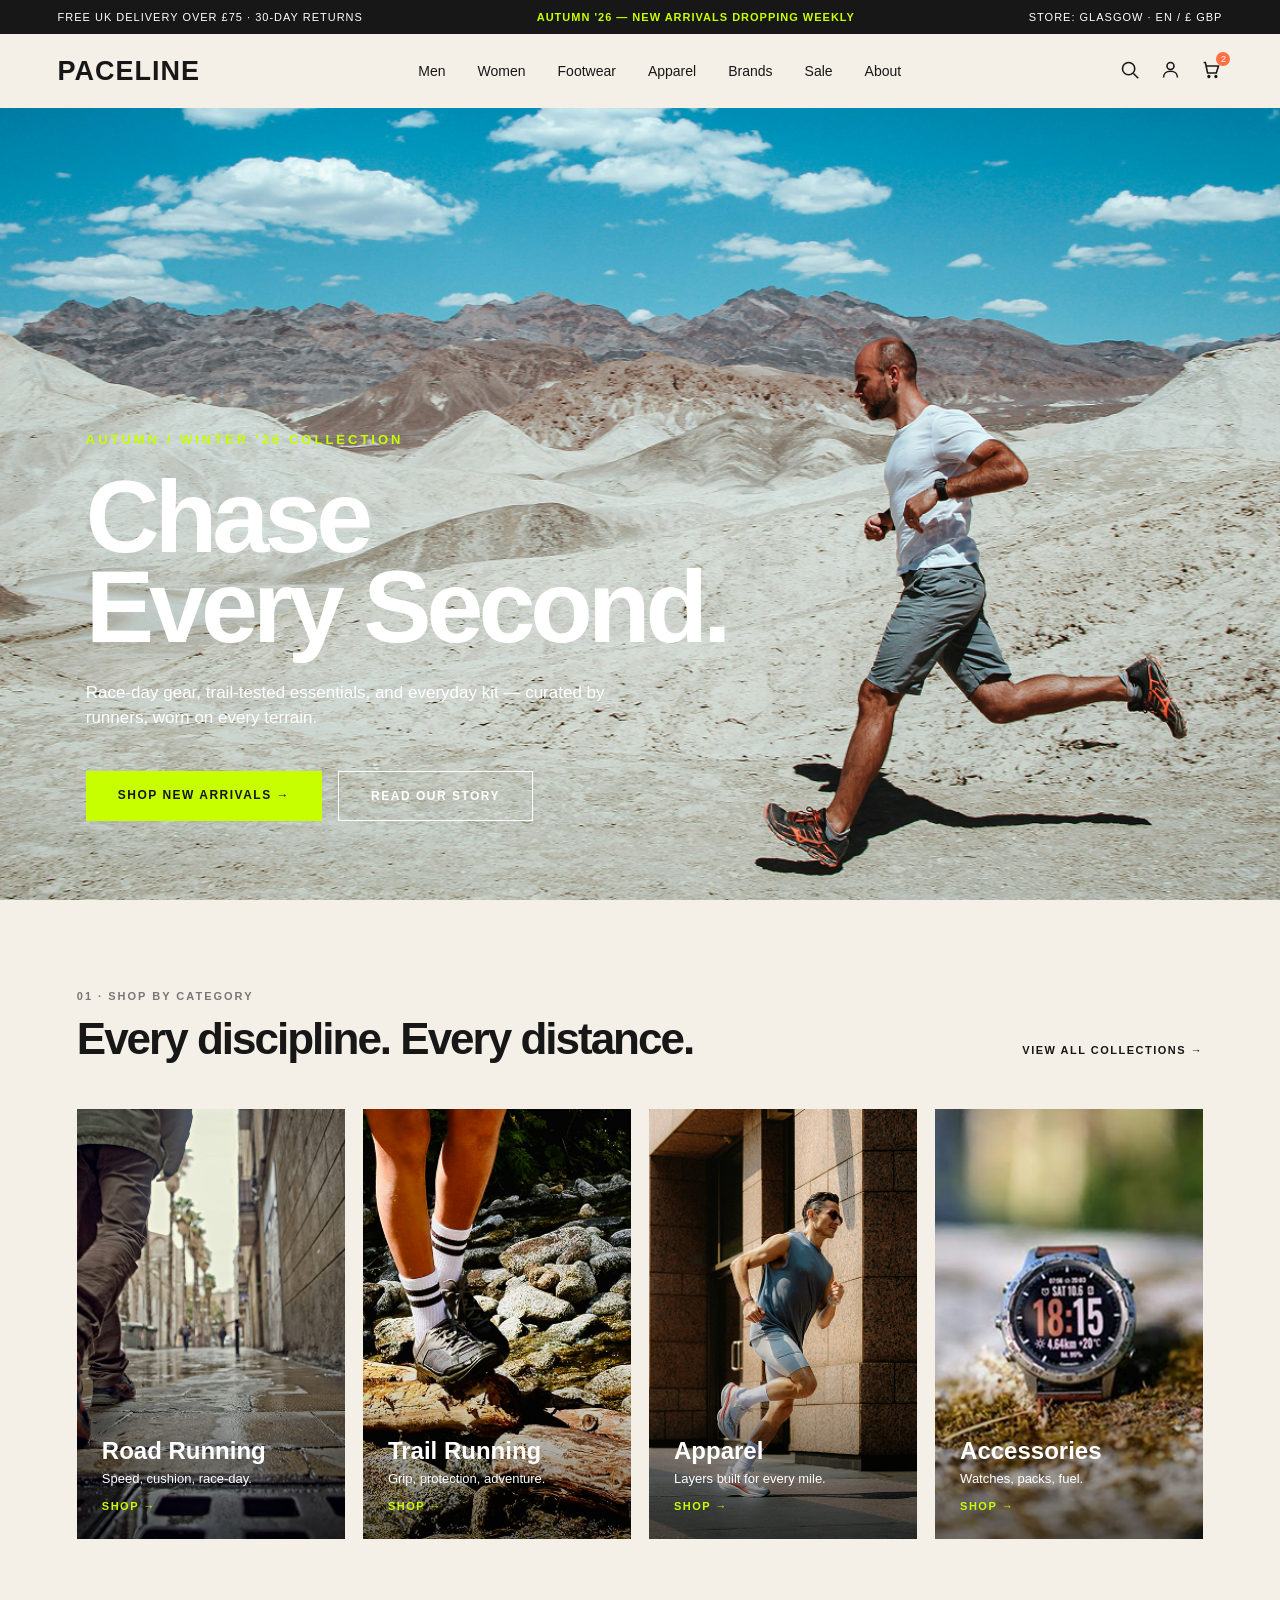
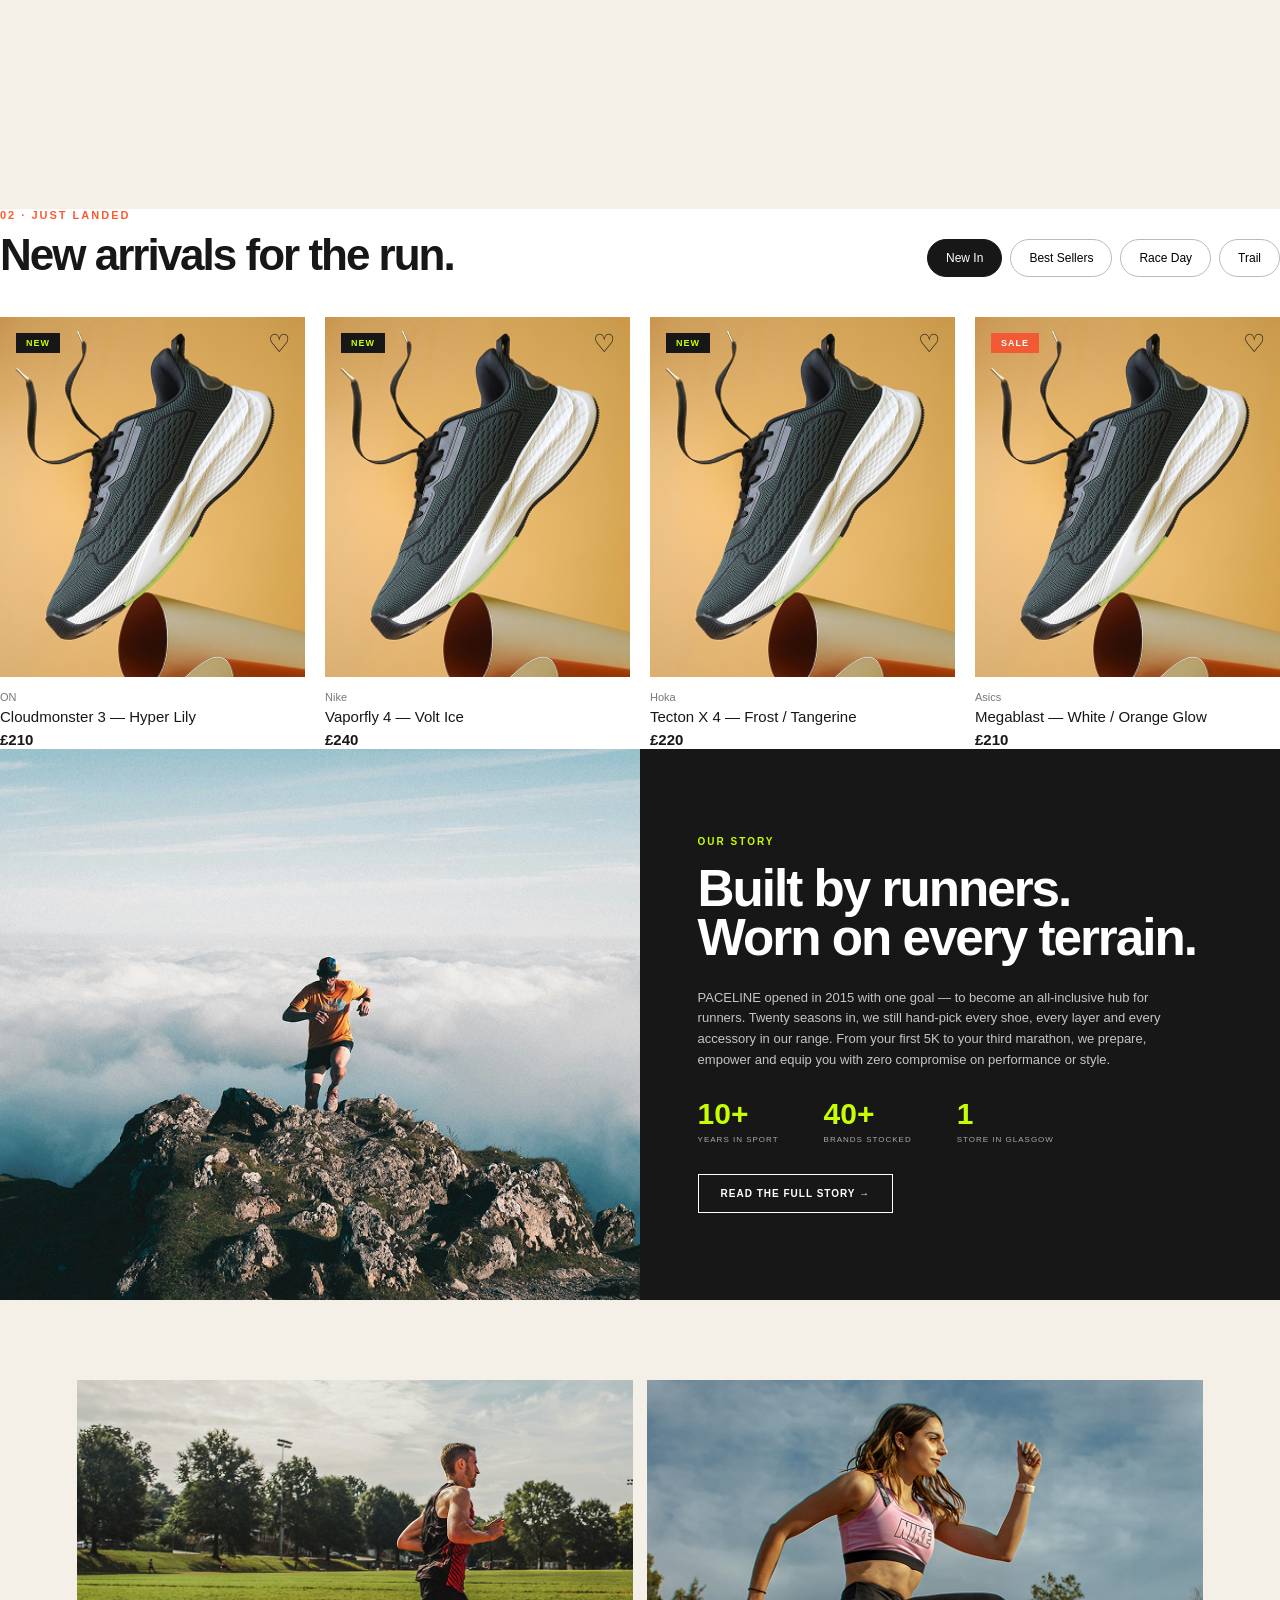
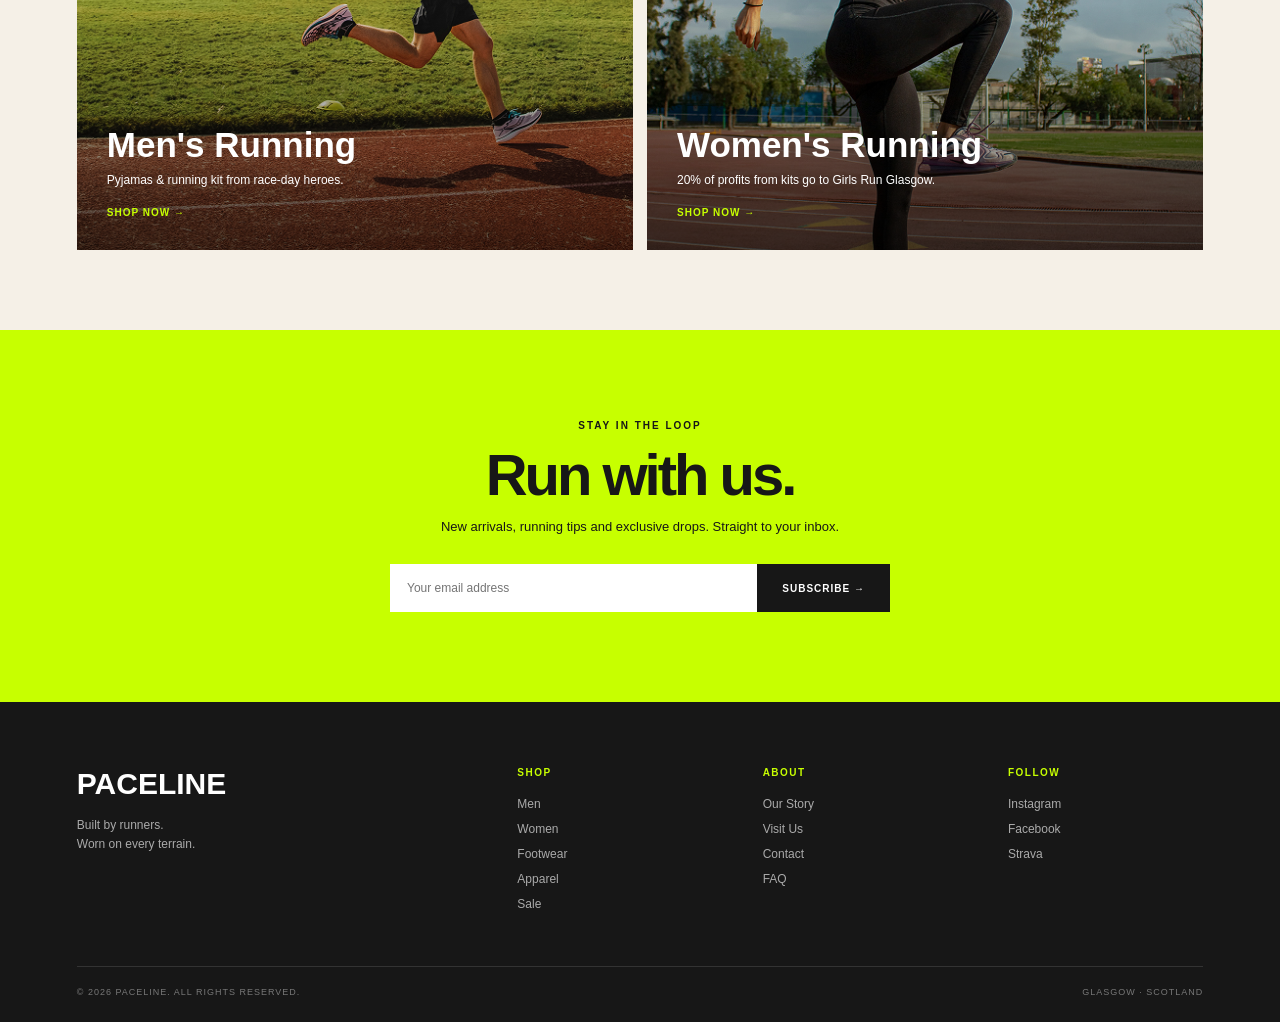
<file: index.html>
<!DOCTYPE html>
<html lang="en">
<head>
    <meta charset="UTF-8">
    <meta name="viewport" content="width=device-width, initial-scale=1.0">
    <title>PACELINE</title>
    <link rel="stylesheet" href="css/style.css">
</head>

<body>

    <!-- Top announcement bar -->
    <div class="top-bar">
        <p>FREE UK DELIVERY OVER £75 · 30-DAY RETURNS</p>
        <p class="highlight">AUTUMN '26 — NEW ARRIVALS DROPPING WEEKLY</p>
        <p>STORE: GLASGOW · EN / £ GBP</p>
    </div>

    <!-- Navigation -->
    <header class="navbar">

        <a href="index.html" class="logo">PACELINE</a>

        <nav class="nav-links">
            <a href="#">Men</a>
            <a href="#">Women</a>
            <a href="#">Footwear</a>
            <a href="#">Apparel</a>
            <a href="#">Brands</a>
            <a href="#">Sale</a>
            <a href="about.html">About</a>
        </nav>

        <div class="nav-icons">

    <button id="searchBtn" aria-label="Search">
        <svg viewBox="0 0 24 24">
            <circle cx="11" cy="11" r="7"></circle>
            <line x1="16.5" y1="16.5" x2="22" y2="22"></line>
        </svg>
    </button>

    <button id="accountBtn" aria-label="Account">
        <svg viewBox="0 0 24 24">
            <circle cx="12" cy="8" r="4"></circle>
            <path d="M4 21c0-4.5 3.5-7 8-7s8 2.5 8 7"></path>
        </svg>
    </button>

    <button id="cartBtn" class="cart" aria-label="Shopping cart">
        <svg viewBox="0 0 24 24">
            <path d="M3 4h2l2.5 12h10L20 8H6"></path>
            <circle cx="9" cy="20" r="1"></circle>
            <circle cx="17" cy="20" r="1"></circle>
        </svg>
        <span>2</span>
    </button>

</div>
    </header>
<!-- Hero Section -->
<section class="hero">

    <img src="assets/home/image1.png" alt="Paceline running collection">

    <div class="hero-content">
    <p class="hero-small">AUTUMN / WINTER '26 COLLECTION</p>

    <h1>Chase<br>Every Second.</h1>

    <p class="hero-description">
        Race-day gear, trail-tested essentials, and everyday kit —
        curated by runners, worn on every terrain.
    </p>

    <div class="hero-buttons">
        <a href="#arrivals" class="hero-button">SHOP NEW ARRIVALS →</a>
<a href="about.html" class="hero-story-button">READ OUR STORY</a>
    </div>
</div>

</section>
    <script src="js/script.js"></script>
   <!-- Shop by Category -->
<section class="categories">

    <div class="section-heading">
        <div>
            <p>01 · SHOP BY CATEGORY</p>
            <h2>Every discipline. Every distance.</h2>
        </div>

        <a href="#arrivals" class="view-all">VIEW ALL COLLECTIONS →</a>
    </div>

    <div class="category-grid">

        <a href="#" class="category-card">
            <img src="assets/home/category/image1.png" alt="Road running">
            <div class="category-info">
                <h3>Road Running</h3>
                <p>Speed, cushion, race-day.</p>
                <strong>SHOP →</strong>
            </div>
        </a>

        <a href="#" class="category-card">
            <img src="assets/home/category/image2.png" alt="Trail running">
            <div class="category-info">
                <h3>Trail Running</h3>
                <p>Grip, protection, adventure.</p>
                <strong>SHOP →</strong>
            </div>
        </a>

        <a href="#" class="category-card">
            <img src="assets/home/category/image3.png" alt="Apparel">
            <div class="category-info">
                <h3>Apparel</h3>
                <p>Layers built for every mile.</p>
                <strong>SHOP →</strong>
            </div>
        </a>

        <a href="#" class="category-card">
            <img src="assets/home/category/image4.png" alt="Running accessories">
            <div class="category-info">
                <h3>Accessories</h3>
                <p>Watches, packs, fuel.</p>
                <strong>SHOP →</strong>
            </div>
        </a>

    </div>

</section>
<!-- New Arrivals -->
<section class="arrivals" id="arrivals"></section>

    <div class="arrivals-heading">

        <div>
            <p>02 · JUST LANDED</p>
            <h2>New arrivals for the run.</h2>
        </div>

        <div class="filter-buttons">
            <button class="filter active" data-filter="new">New In</button>
            <button class="filter" data-filter="best">Best Sellers</button>
            <button class="filter" data-filter="race">Race Day</button>
            <button class="filter" data-filter="trail">Trail</button>
        </div>

    </div>

    <div class="product-grid">

        <article class="product-card" data-category="new">
            <div class="product-image">
                <span class="product-label">NEW</span>
                <button class="heart" aria-label="Add Cloudmonster 3 to favourites">♡</button>
                <img src="assets/home/arrivals/image.png"
                     alt="On Cloudmonster 3 running shoe">
            </div>

            <p class="brand">ON</p>
            <h3>Cloudmonster 3 — Hyper Lily</h3>
            <strong>£210</strong>
           
        </article>

        <article class="product-card" data-category="race">
            <div class="product-image">
                <span class="product-label">NEW</span>
                <button class="heart" aria-label="Add Vaporfly 4 to favourites">♡</button>
                <img src="assets/home/arrivals/image.png"
                     alt="Nike Vaporfly 4 running shoe">
            </div>

            <p class="brand">Nike</p>
            <h3>Vaporfly 4 — Volt Ice</h3>
            <strong>£240</strong>
            
        </article>

        <article class="product-card" data-category="trail">
            <div class="product-image">
                <span class="product-label">NEW</span>
                <button class="heart" aria-label="Add Tecton X 4 to favourites">♡</button>
                <img src="assets/home/arrivals/image.png"
                     alt="Hoka Tecton X 4 running shoe">
            </div>

            <p class="brand">Hoka</p>
            <h3>Tecton X 4 — Frost / Tangerine</h3>
            <strong>£220</strong>
            
        </article>

        <article class="product-card" data-category="best">
            <div class="product-image">
                <span class="product-label sale">SALE</span>
                <button class="heart" aria-label="Add Megablast to favourites">♡</button>
                <img src="assets/home/arrivals/image.png"
                     alt="Asics Megablast running shoe">
            </div>

            <p class="brand">Asics</p>
            <h3>Megablast — White / Orange Glow</h3>
            <strong>£210</strong>
        
        </article>

    </div>

</section>
<script src="js/script.js"></script>
<!-- Our Story -->
<section class="story">

    <div class="story-image">
        <img src="assets/home/story/image.png" alt="Runner standing on a mountain">
    </div>

    <div class="story-content">

        <p class="story-label">OUR STORY</p>

        <h2>Built by runners.<br>Worn on every terrain.</h2>

        <p class="story-text">
            PACELINE opened in 2015 with one goal — to become an all-inclusive
            hub for runners. Twenty seasons in, we still hand-pick every shoe,
            every layer and every accessory in our range. From your first 5K
            to your third marathon, we prepare, empower and equip you with
            zero compromise on performance or style.
        </p>

        <div class="story-stats">

            <div>
                <strong>10+</strong>
                <span>YEARS IN SPORT</span>
            </div>

            <div>
                <strong>40+</strong>
                <span>BRANDS STOCKED</span>
            </div>

            <div>
                <strong>1</strong>
                <span>STORE IN GLASGOW</span>
            </div>

        </div>

        <a href="about.html" class="story-button">
            READ THE FULL STORY →
        </a>

    </div>

</section>
<!-- Explore Running -->
<section class="explore">

    <a href="#" class="explore-card">
        <img src="assets/home/explore/image_male.png" alt="Man running on a track">

        <div class="explore-content">
            <h2>Men's Running</h2>
            <p>Pyjamas & running kit from race-day heroes.</p>
            <span>SHOP NOW →</span>
        </div>
    </a>

    <a href="#" class="explore-card">
        <img src="assets/home/explore/image_female.png" alt="Woman running on a track">

        <div class="explore-content">
            <h2>Women's Running</h2>
            <p>20% of profits from kits go to Girls Run Glasgow.</p>
            <span>SHOP NOW →</span>
        </div>
    </a>

</section>
<!-- Newsletter -->
<section class="newsletter">

    <div class="newsletter-content">
        <p>STAY IN THE LOOP</p>
        <h2>Run with us.</h2>
        <span>
            New arrivals, running tips and exclusive drops.
            Straight to your inbox.
        </span>

        <form class="newsletter-form">
            <input
                type="email"
                placeholder="Your email address"
                aria-label="Email address"
                required
            >

            <button type="submit">SUBSCRIBE →</button>
        </form>
    </div>

</section>

<!-- Footer -->
<footer class="footer">

    <div class="footer-top">

        <div class="footer-brand">
            <h2>PACELINE</h2>
            <p>
                Built by runners.<br>
                Worn on every terrain.
            </p>
        </div>

        <div class="footer-column">
            <h3>SHOP</h3>
            <a href="#">Men</a>
            <a href="#">Women</a>
            <a href="#">Footwear</a>
            <a href="#">Apparel</a>
            <a href="#">Sale</a>
        </div>

        <div class="footer-column">
            <h3>ABOUT</h3>
            <a href="about.html">Our Story</a>
            <a href="#">Visit Us</a>
            <a href="#">Contact</a>
            <a href="#">FAQ</a>
        </div>

        <div class="footer-column">
            <h3>FOLLOW</h3>
            <a href="#">Instagram</a>
            <a href="#">Facebook</a>
            <a href="#">Strava</a>
        </div>

    </div>

    <div class="footer-bottom">
        <p>© 2026 PACELINE. ALL RIGHTS RESERVED.</p>
        <p>GLASGOW · SCOTLAND</p>
    </div>

</footer>
</body>
</html>
</file>
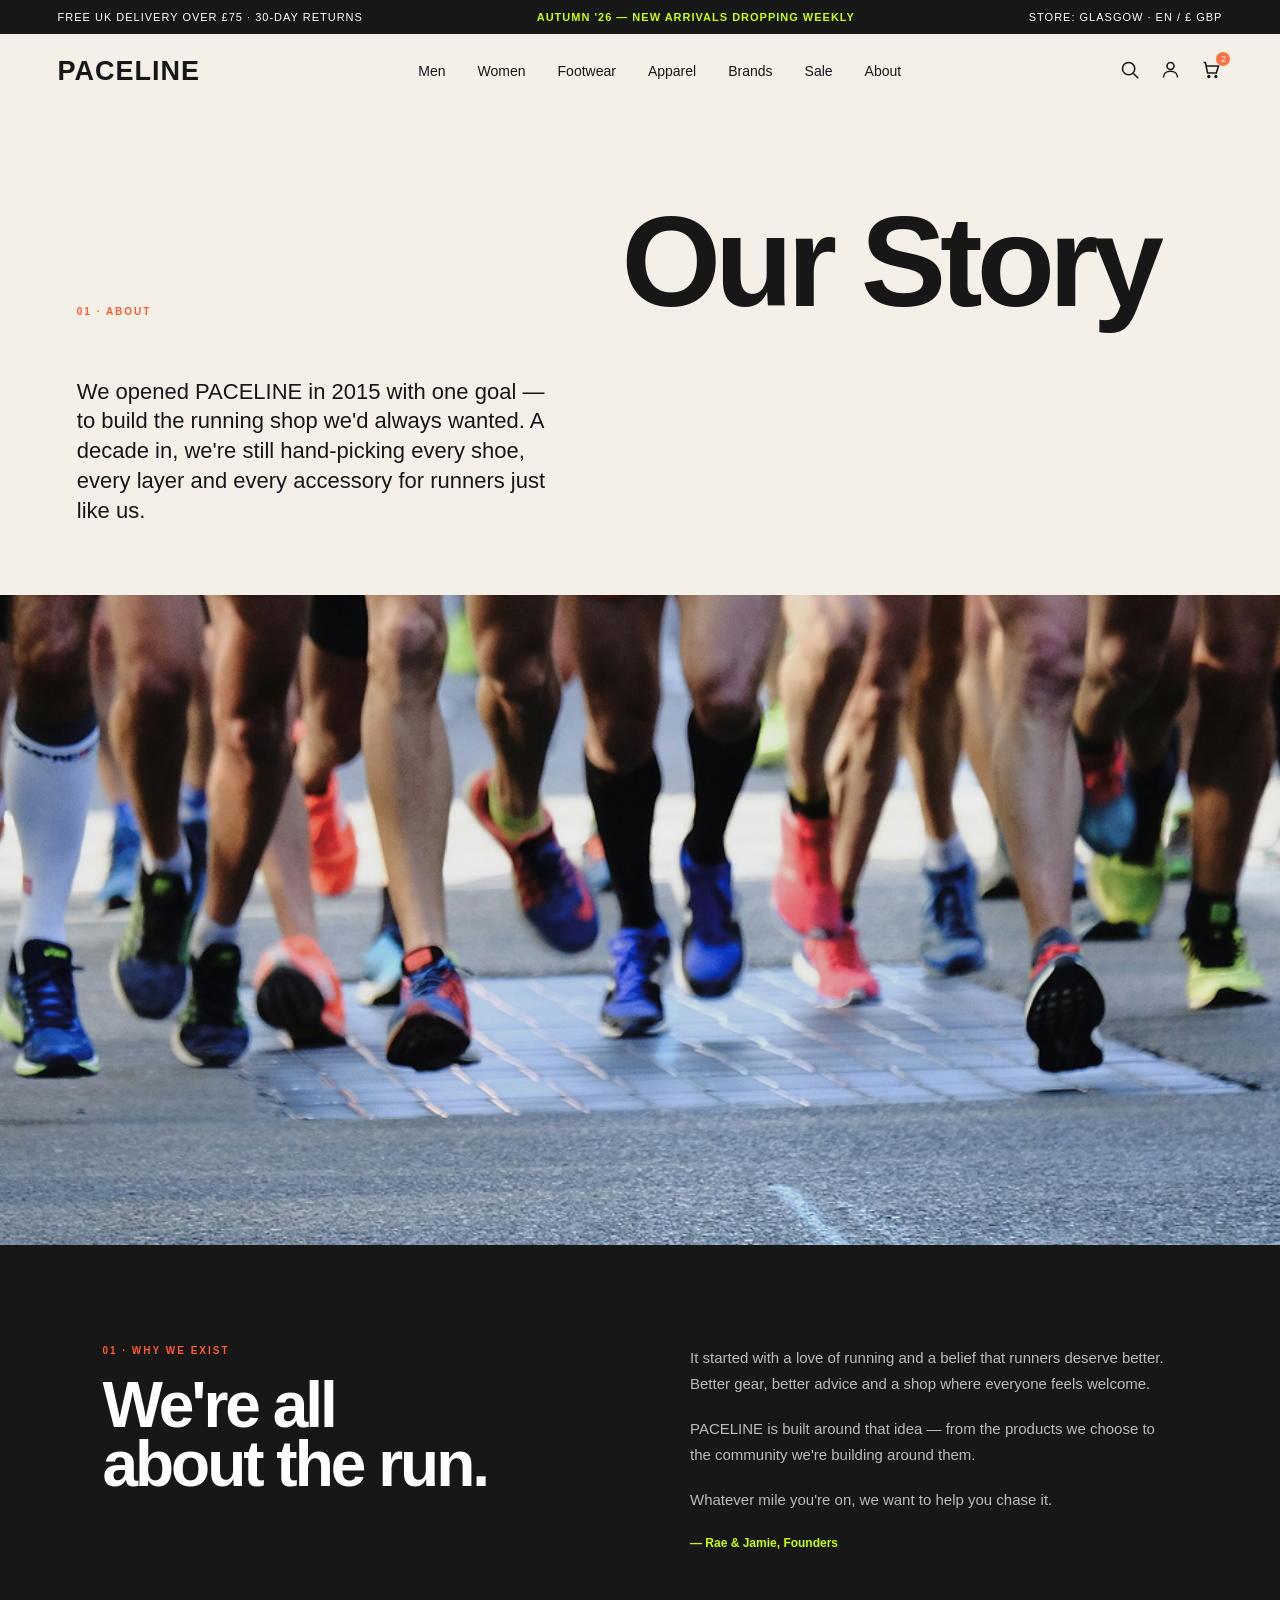
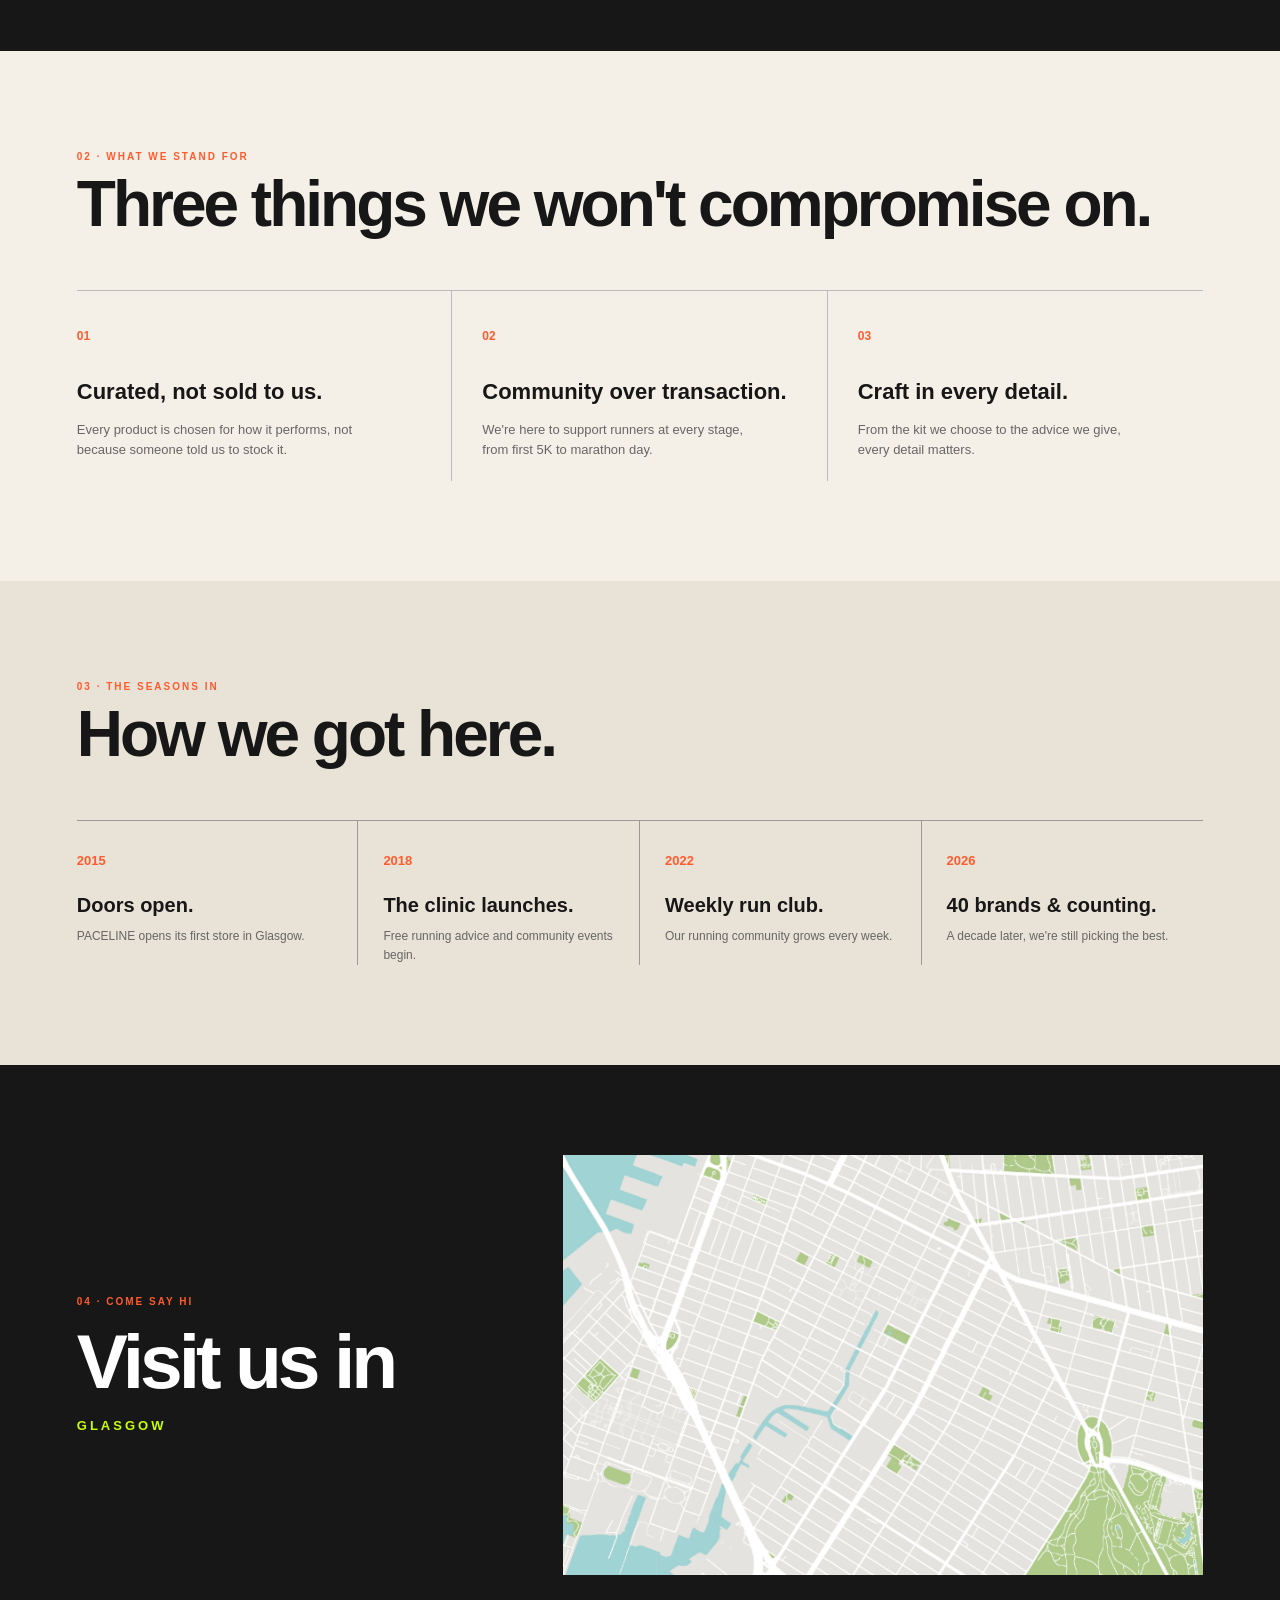
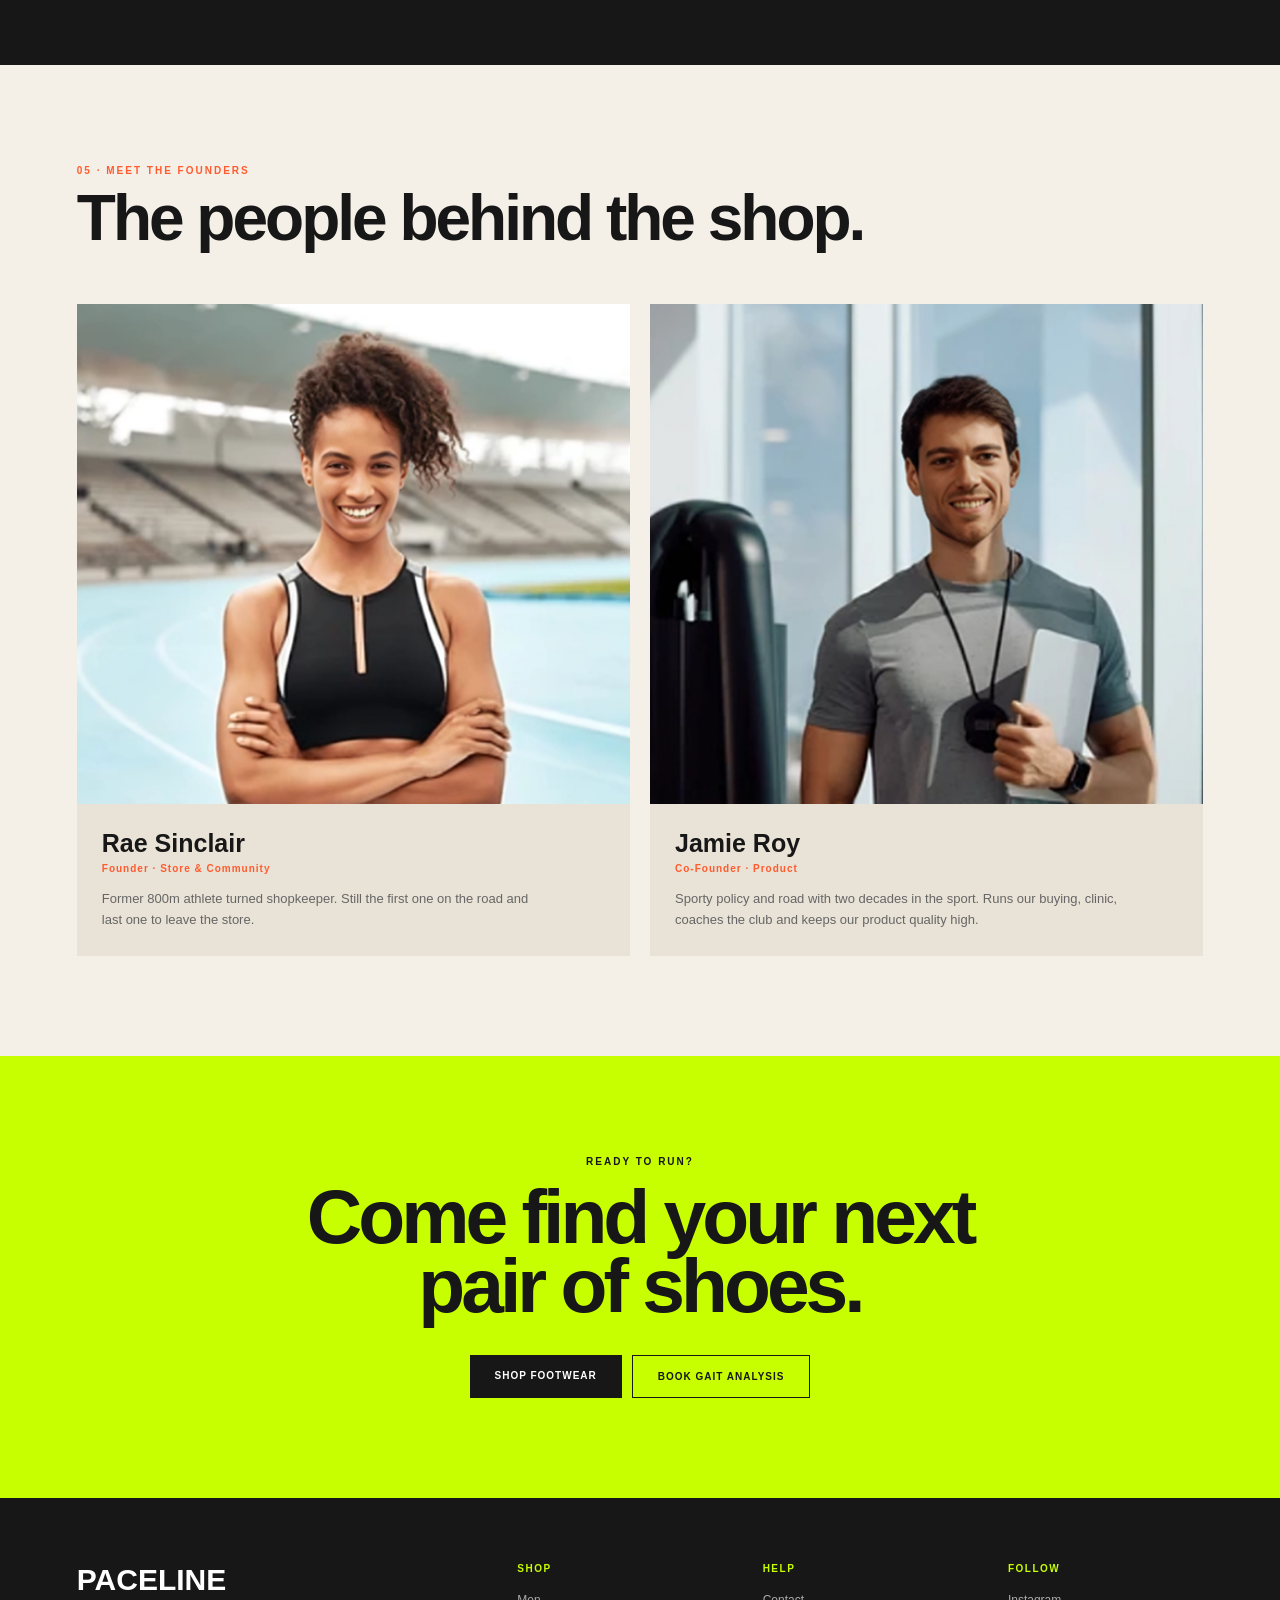
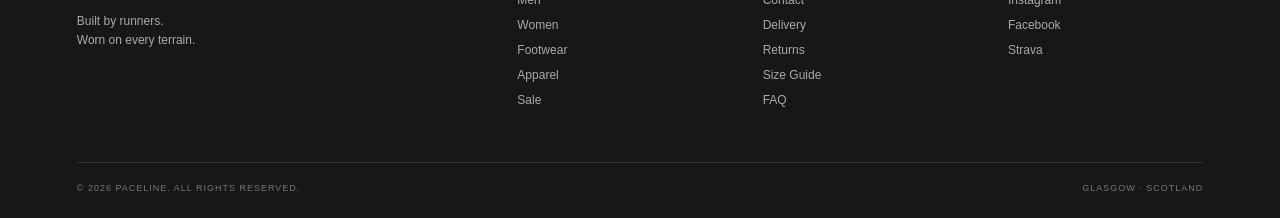
<file: about.html>
<!DOCTYPE html>
<html lang="en">
<head>
    <meta charset="UTF-8">
    <meta name="viewport" content="width=device-width, initial-scale=1.0">
    <title>Our Story | PACELINE</title>
    <link rel="stylesheet" href="css/style.css">
</head>

<body>

    <!-- Top announcement bar -->
    <div class="top-bar">
        <p>FREE UK DELIVERY OVER £75 · 30-DAY RETURNS</p>
        <p class="highlight">AUTUMN '26 — NEW ARRIVALS DROPPING WEEKLY</p>
        <p>STORE: GLASGOW · EN / £ GBP</p>
    </div>

    <!-- Navigation -->
    <header class="navbar">

        <a href="index.html" class="logo">PACELINE</a>

        <nav class="nav-links">
            <a href="index.html">Men</a>
            <a href="index.html">Women</a>
            <a href="index.html">Footwear</a>
            <a href="index.html">Apparel</a>
            <a href="index.html">Brands</a>
            <a href="index.html">Sale</a>
            <a href="about.html">About</a>
        </nav>

        <div class="nav-icons">

            <button aria-label="Search">
                <svg viewBox="0 0 24 24">
                    <circle cx="11" cy="11" r="7"></circle>
                    <line x1="16.5" y1="16.5" x2="22" y2="22"></line>
                </svg>
            </button>

            <button aria-label="Account">
                <svg viewBox="0 0 24 24">
                    <circle cx="12" cy="8" r="4"></circle>
                    <path d="M4 21c0-4.5 3.5-7 8-7s8 2.5 8 7"></path>
                </svg>
            </button>

            <button class="cart" aria-label="Shopping cart">
                <svg viewBox="0 0 24 24">
                    <path d="M3 4h2l2.5 12h10L20 8H6"></path>
                    <circle cx="9" cy="20" r="1"></circle>
                    <circle cx="17" cy="20" r="1"></circle>
                </svg>
                <span>2</span>
            </button>

        </div>

    </header>


    <!-- About Hero -->
    <main class="about-page">

        <section class="about-intro">

            <p class="about-label">01 · ABOUT</p>

            <h1>Our Story</h1>

            <p class="about-intro-text">
                We opened PACELINE in 2015 with one goal — to build the running
                shop we'd always wanted. A decade in, we're still hand-picking
                every shoe, every layer and every accessory for runners just like us.
            </p>

        </section>


        <!-- Main Story Image -->
        <section class="about-story-image">
            <img
                src="assets/about/story/image_joggers.png"
                alt="Runners competing together on a road">
        </section>


        <!-- Why We Exist -->
        <section class="why-section">

            <div class="why-title">
                <p>01 · WHY WE EXIST</p>
                <h2>We're all<br>about the run.</h2>
            </div>

            <div class="why-text">
                <p>
                    It started with a love of running and a belief that runners
                    deserve better. Better gear, better advice and a shop where
                    everyone feels welcome.
                </p>

                <p>
                    PACELINE is built around that idea — from the products we
                    choose to the community we're building around them.
                </p>

                <p>
                    Whatever mile you're on, we want to help you chase it.
                </p>

                <strong>— Rae & Jamie, Founders</strong>
            </div>

        </section>


        <!-- Three Principles -->
        <section class="principles">

            <div class="section-title">
                <p>02 · WHAT WE STAND FOR</p>
                <h2>Three things we won't compromise on.</h2>
            </div>

            <div class="principle-grid">

                <div class="principle-card">
                    <strong>01</strong>
                    <h3>Curated, not sold to us.</h3>
                    <p>
                        Every product is chosen for how it performs,
                        not because someone told us to stock it.
                    </p>
                </div>

                <div class="principle-card">
                    <strong>02</strong>
                    <h3>Community over transaction.</h3>
                    <p>
                        We're here to support runners at every stage,
                        from first 5K to marathon day.
                    </p>
                </div>

                <div class="principle-card">
                    <strong>03</strong>
                    <h3>Craft in every detail.</h3>
                    <p>
                        From the kit we choose to the advice we give,
                        every detail matters.
                    </p>
                </div>

            </div>

        </section>


        <!-- Timeline -->
        <section class="timeline">

            <div class="section-title">
                <p>03 · THE SEASONS IN</p>
                <h2>How we got here.</h2>
            </div>

            <div class="timeline-grid">

                <div>
                    <strong>2015</strong>
                    <h3>Doors open.</h3>
                    <p>PACELINE opens its first store in Glasgow.</p>
                </div>

                <div>
                    <strong>2018</strong>
                    <h3>The clinic launches.</h3>
                    <p>Free running advice and community events begin.</p>
                </div>

                <div>
                    <strong>2022</strong>
                    <h3>Weekly run club.</h3>
                    <p>Our running community grows every week.</p>
                </div>

                <div>
                    <strong>2026</strong>
                    <h3>40 brands & counting.</h3>
                    <p>A decade later, we're still picking the best.</p>
                </div>

            </div>

        </section>


        <!-- Visit Us -->
        <section class="visit">

            <div class="visit-content">
                <p>04 · COME SAY HI</p>
                <h2>Visit us in</h2>
                <span>GLASGOW</span>
            </div>

            <div class="visit-map">
                <img src="assets/about/map/map.png" alt="Map showing PACELINE store location">
            </div>

        </section>


        <!-- Founders -->
        <section class="founders">

            <div class="section-title">
                <p>05 · MEET THE FOUNDERS</p>
                <h2>The people behind the shop.</h2>
            </div>

            <div class="founder-grid">

                <article class="founder-card">
                    <img src="assets/about/founders/image1.png" alt="Rae Sinclair">
                    <div>
                        <h3>Rae Sinclair</h3>
                        <p class="role">Founder · Store & Community</p>
                        <p>
                            Former 800m athlete turned shopkeeper.
                            Still the first one on the road and last one
                            to leave the store.
                        </p>
                    </div>
                </article>

                <article class="founder-card">
                    <img src="assets/about/founders/image2.png" alt="Jamie Roy">
                    <div>
                        <h3>Jamie Roy</h3>
                        <p class="role">Co-Founder · Product</p>
                        <p>
                            Sporty policy and road with two decades in
                            the sport. Runs our buying, clinic, coaches
                            the club and keeps our product quality high.
                        </p>
                    </div>
                </article>

            </div>

        </section>


        <!-- CTA -->
        <section class="about-cta">

            <p>READY TO RUN?</p>

            <h2>Come find your next<br>pair of shoes.</h2>

            <div>
                <a href="index.html">SHOP FOOTWEAR</a>
                <a href="#">BOOK GAIT ANALYSIS</a>
            </div>

        </section>

    </main>


    <!-- Footer -->
    <footer class="footer">

        <div class="footer-top">

            <div class="footer-brand">
                <h2>PACELINE</h2>
                <p>
                    Built by runners.<br>
                    Worn on every terrain.
                </p>
            </div>

            <div class="footer-column">
                <h3>SHOP</h3>
                <a href="index.html">Men</a>
                <a href="index.html">Women</a>
                <a href="index.html">Footwear</a>
                <a href="index.html">Apparel</a>
                <a href="index.html">Sale</a>
            </div>

            <div class="footer-column">
                <h3>HELP</h3>
                <a href="#">Contact</a>
                <a href="#">Delivery</a>
                <a href="#">Returns</a>
                <a href="#">Size Guide</a>
                <a href="#">FAQ</a>
            </div>

            <div class="footer-column">
                <h3>FOLLOW</h3>
                <a href="#">Instagram</a>
                <a href="#">Facebook</a>
                <a href="#">Strava</a>
            </div>

        </div>

        <div class="footer-bottom">
            <p>© 2026 PACELINE. ALL RIGHTS RESERVED.</p>
            <p>GLASGOW · SCOTLAND</p>
        </div>

    </footer>

</body>
</html>
</file>
<file: css/style.css>
* {
    margin: 0;
    padding: 0;
    box-sizing: border-box;
}

body {
    font-family: Arial, Helvetica, sans-serif;
    color: #171717;
}

.top-bar {
    height: 34px;
    background-color: #171717;
    color: white;
    display: flex;
    align-items: center;
    justify-content: space-between;
    padding: 0 4.5%;
    font-size: 11px;
    letter-spacing: 1px;
}

.top-bar .highlight {
    color: #c7ff00;
    font-weight: bold;
}

.navbar {
    height: 74px;
    background-color: #f5f0e7;
    display: flex;
    align-items: center;
    padding: 0 4.5%;
}

.logo {
    color: #171717;
    text-decoration: none;
    font-size: 27px;
    font-weight: 900;
    letter-spacing: 1px;
}

.nav-links {
    display: flex;
    gap: 32px;
    margin: auto;
}

.nav-links a {
    color: #171717;
    text-decoration: none;
    font-size: 14px;
}

.nav-links a:hover {
    text-decoration: underline;
}

.nav-icons {
    display: flex;
    align-items: center;
    gap: 20px;
}

.nav-icons button {
    position: relative;
    border: none;
    background: none;
    cursor: pointer;
    padding: 0;
}

.nav-icons svg {
    width: 21px;
    height: 21px;
    fill: none;
    stroke: #171717;
    stroke-width: 1.8;
}

.cart span {
    position: absolute;
    top: -7px;
    right: -8px;
    width: 14px;
    height: 14px;
    background: #ff7043;
    color: white;
    border-radius: 50%;
    font-size: 9px;
    display: flex;
    align-items: center;
    justify-content: center;
}
/* Hero Section */

.hero {
    position: relative;
    height: calc(100vh - 108px);
    min-height: 550px;
    overflow: hidden;
}

.hero img {
    width: 100%;
    height: 100%;
    object-fit: cover;
    display: block;
}

.hero-content {
    position: absolute;
    left: 6.7%;
    bottom: 10%;
    color: white;
    max-width: 850px;
}

.hero-small {
    color: #c7ff00;
    font-size: 13px;
    font-weight: bold;
    letter-spacing: 3px;
    margin-bottom: 25px;
}

.hero-content h1 {
    font-size: clamp(70px, 8vw, 125px);
    line-height: 0.88;
    font-weight: 900;
    letter-spacing: -5px;
    margin-bottom: 28px;
}

.hero-description {
    max-width: 550px;
    font-size: 17px;
    line-height: 1.5;
    margin-bottom: 40px;
}

.hero-buttons {
    display: flex;
    gap: 16px;
}

.hero-button,
.hero-story-button {
    display: inline-block;
    padding: 17px 32px;
    text-decoration: none;
    font-size: 12px;
    font-weight: bold;
    letter-spacing: 1.5px;
}

.hero-button {
    background: #c7ff00;
    color: #171717;
}

.hero-story-button {
    border: 1px solid white;
    color: white;
}

.hero-button:hover {
    background: white;
}

.hero-story-button:hover {
    background: white;
    color: #171717;
}
/* Shop by Category */

.categories {
    background: #f5f0e7;
    padding: 90px 6%;
}

.section-heading {
    text-align: center;
    margin-bottom: 45px;
}

.section-heading p {
    color: #777;
    font-size: 11px;
    letter-spacing: 2px;
    font-weight: bold;
    margin-bottom: 12px;
}

.section-heading h2 {
    font-size: 48px;
    font-weight: 900;
    letter-spacing: -2px;
}

.category-grid {
    display: grid;
    grid-template-columns: repeat(4, 1fr);
    gap: 18px;
}

.category-card {
    position: relative;
    height: 430px;
    overflow: hidden;
    text-decoration: none;
}

.category-card img {
    width: 100%;
    height: 100%;
    object-fit: cover;
    display: block;
    transition: transform 0.4s ease;
}

.category-card::after {
    content: "";
    position: absolute;
    inset: 0;
    background: linear-gradient(
        to top,
        rgba(0, 0, 0, 0.55),
        transparent 45%
    );
}

.category-card:hover img {
    transform: scale(1.05);
}

.category-name {
    position: absolute;
    z-index: 2;
    bottom: 25px;
    left: 25px;
    color: white;
    font-size: 20px;
    font-weight: 800;
    letter-spacing: 1px;
}
/* Responsive Design */

@media (max-width: 900px) {

    .nav-links {
        gap: 18px;
    }

    .category-grid {
        grid-template-columns: repeat(2, 1fr);
    }

    .category-card {
        height: 400px;
    }

    .hero-content h1 {
        font-size: 75px;
    }
}

@media (max-width: 600px) {

    .top-bar {
        height: 30px;
        justify-content: center;
        font-size: 8px;
        text-align: center;
    }

    .top-bar p:first-child,
    .top-bar p:last-child {
        display: none;
    }

    .navbar {
        height: 65px;
        padding: 0 5%;
    }

    .logo {
        font-size: 21px;
    }

    .nav-links {
        display: none;
    }

    .nav-icons {
        margin-left: auto;
        gap: 14px;
    }

    .hero {
        height: 75vh;
        min-height: 500px;
    }

    .hero-content {
        left: 6%;
        right: 6%;
        bottom: 7%;
    }

    .hero-content h1 {
        font-size: 58px;
        letter-spacing: -3px;
    }

    .hero-small {
        font-size: 9px;
        letter-spacing: 2px;
    }

    .hero-description {
        font-size: 14px;
        margin-bottom: 25px;
    }

    .hero-buttons {
        flex-direction: column;
        align-items: flex-start;
    }

    .hero-button,
    .hero-story-button {
        padding: 14px 20px;
    }

    .categories {
        padding: 60px 5%;
    }

    .section-heading {
        margin-bottom: 30px;
    }

    .section-heading h2 {
        font-size: 35px;
    }

    .category-grid {
        grid-template-columns: 1fr;
        gap: 12px;
    }

    .category-card {
        height: 380px;
    }
        .story {
        grid-template-columns: 1fr;
    }

    .story-image {
        height: 400px;
    }

    .story-content {
        padding: 60px 7%;
    }

    .story-stats {
        gap: 25px;
    }
        .explore {
        grid-template-columns: 1fr;
        padding: 50px 5%;
    }

    .explore-card {
        height: 400px;
    }

    .explore-content h2 {
        font-size: 30px;
    }
        .newsletter {
        padding: 65px 6%;
    }

    .newsletter h2 {
        font-size: 45px;
    }

    .newsletter-form {
        flex-direction: column;
        gap: 8px;
    }

    .newsletter-form input {
        width: 100%;
    }

    .newsletter-form button {
        padding: 15px;
    }

    .footer-top {
        grid-template-columns: 1fr 1fr;
        gap: 35px;
    }

    .footer-brand {
        grid-column: 1 / -1;
    }

    .footer-bottom {
        flex-direction: column;
        gap: 8px;
    }
}
.section-heading {
    display: flex;
    align-items: flex-end;
    justify-content: space-between;
    text-align: left;
}

.section-heading h2 {
    font-size: 44px;
    margin-top: 10px;
}

.view-all {
    color: #171717;
    text-decoration: none;
    font-size: 11px;
    font-weight: bold;
    letter-spacing: 1.5px;
    margin-bottom: 8px;
}

.category-info {
    position: absolute;
    z-index: 2;
    bottom: 25px;
    left: 25px;
    color: white;
}

.category-info h3 {
    font-size: 24px;
    margin-bottom: 6px;
}

.category-info p {
    font-size: 13px;
    margin-bottom: 10px;
}

.category-info strong {
    color: #c7ff00;
    font-size: 11px;
    letter-spacing: 1.5px;
}
/* New Arrivals */

.arrivals {
    background: #f5f0e7;
    padding: 90px 6%;
}

.arrivals-heading {
    display: flex;
    justify-content: space-between;
    align-items: flex-end;
    margin-bottom: 40px;
}

.arrivals-heading > div:first-child p {
    color: #ff5b2e;
    font-size: 11px;
    font-weight: bold;
    letter-spacing: 2px;
    margin-bottom: 12px;
}

.arrivals-heading h2 {
    font-size: 44px;
    line-height: 1;
    letter-spacing: -2px;
}

.filter-buttons {
    display: flex;
    gap: 8px;
}

.filter {
    border: 1px solid #bbb;
    background: transparent;
    border-radius: 30px;
    padding: 11px 18px;
    cursor: pointer;
    font-size: 12px;
}

.filter.active,
.filter:hover {
    background: #171717;
    color: white;
    border-color: #171717;
}

.product-grid {
    display: grid;
    grid-template-columns: repeat(4, 1fr);
    gap: 20px;
}

.product-card {
    min-width: 0;
}

.product-image {
    position: relative;
    height: 360px;
    overflow: hidden;
    background: #e8ad4c;
}

.product-image img {
    width: 100%;
    height: 100%;
    object-fit: cover;
    display: block;
}

.product-label {
    position: absolute;
    z-index: 2;
    top: 16px;
    left: 16px;
    background: #171717;
    color: #c7ff00;
    padding: 5px 10px;
    font-size: 9px;
    font-weight: bold;
    letter-spacing: 1px;
}

.product-label.sale {
    background: #f15a35;
    color: white;
}

.heart {
    position: absolute;
    z-index: 2;
    top: 12px;
    right: 15px;
    border: none;
    background: transparent;
    font-size: 25px;
    cursor: pointer;
    color: #171717;
}

.brand {
    color: #777;
    font-size: 11px;
    margin-top: 14px;
    margin-bottom: 5px;
}

.product-card h3 {
    font-size: 15px;
    font-weight: 500;
    margin-bottom: 6px;
}

.product-card strong {
    font-size: 15px;
}
/* Our Story */

.story {
    display: grid;
    grid-template-columns: 1fr 1fr;
    min-height: 520px;
}

.story-image {
    overflow: hidden;
}

.story-image img {
    width: 100%;
    height: 100%;
    object-fit: cover;
    display: block;
}

.story-content {
    background: #171717;
    color: white;
    padding: 80px 9%;
    display: flex;
    flex-direction: column;
    justify-content: center;
}

.story-label {
    color: #c7ff00;
    font-size: 10px;
    font-weight: bold;
    letter-spacing: 2px;
    margin-bottom: 18px;
}

.story-content h2 {
    font-size: clamp(38px, 4vw, 58px);
    line-height: 0.95;
    letter-spacing: -2px;
    margin-bottom: 25px;
}

.story-text {
    color: #c5c5c5;
    font-size: 13px;
    line-height: 1.6;
    max-width: 500px;
    margin-bottom: 28px;
}

.story-stats {
    display: flex;
    gap: 45px;
    margin-bottom: 30px;
}

.story-stats div {
    display: flex;
    flex-direction: column;
}

.story-stats strong {
    color: #c7ff00;
    font-size: 30px;
    line-height: 1;
}

.story-stats span {
    color: #aaa;
    font-size: 8px;
    letter-spacing: 1px;
    margin-top: 6px;
}

.story-button {
    width: fit-content;
    border: 1px solid white;
    color: white;
    text-decoration: none;
    padding: 13px 22px;
    font-size: 10px;
    font-weight: bold;
    letter-spacing: 1px;
}

.story-button:hover {
    background: white;
    color: #171717;
}
/* Explore Running */

.explore {
    background: #f5f0e7;
    padding: 80px 6%;
    display: grid;
    grid-template-columns: 1fr 1fr;
    gap: 14px;
}

.explore-card {
    position: relative;
    height: 470px;
    overflow: hidden;
    text-decoration: none;
    color: white;
}

.explore-card img {
    width: 100%;
    height: 100%;
    object-fit: cover;
    display: block;
    transition: transform 0.4s ease;
}

.explore-card::after {
    content: "";
    position: absolute;
    inset: 0;
    background: linear-gradient(
        to top,
        rgba(0, 0, 0, 0.65),
        transparent 55%
    );
}

.explore-card:hover img {
    transform: scale(1.04);
}

.explore-content {
    position: absolute;
    z-index: 2;
    left: 30px;
    bottom: 30px;
}

.explore-content h2 {
    font-size: 35px;
    margin-bottom: 8px;
}

.explore-content p {
    font-size: 12px;
    margin-bottom: 15px;
}

.explore-content span {
    color: #c7ff00;
    font-size: 10px;
    font-weight: bold;
    letter-spacing: 1px;
}
/* Newsletter */

.newsletter {
    background: #c7ff00;
    padding: 90px 6%;
    text-align: center;
}

.newsletter-content > p {
    font-size: 10px;
    font-weight: bold;
    letter-spacing: 2px;
    margin-bottom: 15px;
}

.newsletter h2 {
    font-size: 58px;
    line-height: 1;
    letter-spacing: -3px;
    margin-bottom: 15px;
}

.newsletter-content > span {
    display: block;
    font-size: 13px;
    margin-bottom: 30px;
}

.newsletter-form {
    display: flex;
    max-width: 500px;
    margin: auto;
}

.newsletter-form input {
    flex: 1;
    border: none;
    padding: 17px;
    font-size: 12px;
    outline: none;
}

.newsletter-form button {
    border: none;
    background: #171717;
    color: white;
    padding: 0 25px;
    cursor: pointer;
    font-size: 10px;
    font-weight: bold;
    letter-spacing: 1px;
}

/* Footer */

.footer {
    background: #171717;
    color: white;
    padding: 65px 6% 25px;
}

.footer-top {
    display: grid;
    grid-template-columns: 2fr 1fr 1fr 1fr;
    gap: 50px;
    padding-bottom: 55px;
}

.footer-brand h2 {
    font-size: 30px;
    margin-bottom: 15px;
}

.footer-brand p {
    color: #aaa;
    font-size: 12px;
    line-height: 1.6;
}

.footer-column {
    display: flex;
    flex-direction: column;
    gap: 11px;
}

.footer-column h3 {
    color: #c7ff00;
    font-size: 10px;
    letter-spacing: 1.5px;
    margin-bottom: 8px;
}

.footer-column a {
    color: #aaa;
    text-decoration: none;
    font-size: 12px;
}

.footer-column a:hover {
    color: white;
}

.footer-bottom {
    border-top: 1px solid #333;
    padding-top: 20px;
    display: flex;
    justify-content: space-between;
    color: #777;
    font-size: 9px;
    letter-spacing: 1px;
}
/* =========================
   ABOUT PAGE
========================= */

.about-page {
    background: #f5f0e7;
}

/* About Intro */

.about-intro {
    padding: 100px 6% 70px;
    display: grid;
    grid-template-columns: 1fr 1.2fr;
    gap: 60px;
    align-items: end;
}

.about-label,
.section-title > p,
.why-title > p,
.visit-content > p {
    color: #ff5b2e;
    font-size: 10px;
    font-weight: bold;
    letter-spacing: 2px;
}

.about-intro h1 {
    font-size: clamp(70px, 10vw, 145px);
    line-height: 0.85;
    letter-spacing: -6px;
    margin: 0;
}

.about-intro-text {
    max-width: 560px;
    font-size: 22px;
    line-height: 1.35;
}

/* Main Story Image */

.about-story-image {
    width: 100%;
    height: 650px;
    overflow: hidden;
}

.about-story-image img {
    width: 100%;
    height: 100%;
    object-fit: cover;
    display: block;
}

/* Why Section */

.why-section {
    background: #171717;
    color: white;
    padding: 100px 8%;
    display: grid;
    grid-template-columns: 1fr 1fr;
    gap: 100px;
}

.why-title h2 {
    color: white;
    font-size: clamp(45px, 5vw, 75px);
    line-height: 0.92;
    letter-spacing: -3px;
    margin-top: 20px;
}

.why-text {
    max-width: 500px;
}

.why-text p {
    color: #bbb;
    font-size: 15px;
    line-height: 1.7;
    margin-bottom: 20px;
}

.why-text strong {
    color: #c7ff00;
    font-size: 12px;
}

/* Principles */

.principles {
    padding: 100px 6%;
    background: #f5f0e7;
}

.section-title {
    margin-bottom: 55px;
}

.section-title h2 {
    font-size: clamp(40px, 5vw, 65px);
    line-height: 0.95;
    letter-spacing: -3px;
    margin-top: 12px;
}

.principle-grid {
    display: grid;
    grid-template-columns: repeat(3, 1fr);
    border-top: 1px solid #bbb;
}

.principle-card {
    padding: 35px 30px 20px 0;
    border-right: 1px solid #bbb;
}

.principle-card:not(:first-child) {
    padding-left: 30px;
}

.principle-card:last-child {
    border-right: none;
}

.principle-card > strong {
    color: #ff5b2e;
    font-size: 12px;
}

.principle-card h3 {
    font-size: 22px;
    margin: 35px 0 15px;
}

.principle-card p {
    color: #666;
    font-size: 13px;
    line-height: 1.6;
    max-width: 280px;
}

/* Timeline */

.timeline {
    background: #e9e2d6;
    padding: 100px 6%;
}

.timeline-grid {
    display: grid;
    grid-template-columns: repeat(4, 1fr);
    border-top: 1px solid #999;
}

.timeline-grid > div {
    padding: 30px 25px 0 0;
    border-right: 1px solid #999;
}

.timeline-grid > div:not(:first-child) {
    padding-left: 25px;
}

.timeline-grid > div:last-child {
    border-right: none;
}

.timeline-grid strong {
    color: #ff5b2e;
    font-size: 13px;
}

.timeline-grid h3 {
    font-size: 20px;
    margin: 25px 0 10px;
}

.timeline-grid p {
    color: #666;
    font-size: 12px;
    line-height: 1.6;
}

/* Visit Us */

.visit {
    background: #171717;
    color: white;
    padding: 90px 6%;
    display: grid;
    grid-template-columns: 0.8fr 1.2fr;
    gap: 60px;
    align-items: center;
}

.visit-content h2 {
    font-size: clamp(50px, 6vw, 85px);
    line-height: 0.9;
    letter-spacing: -4px;
    margin: 20px 0;
}

.visit-content span {
    color: #c7ff00;
    font-size: 13px;
    font-weight: bold;
    letter-spacing: 3px;
}

.visit-map {
    height: 420px;
    overflow: hidden;
}

.visit-map img {
    width: 100%;
    height: 100%;
    object-fit: cover;
}

/* Founders */

.founders {
    background: #f5f0e7;
    padding: 100px 6%;
}

.founder-grid {
    display: grid;
    grid-template-columns: 1fr 1fr;
    gap: 20px;
}

.founder-card {
    background: #e9e2d6;
}

.founder-card img {
    width: 100%;
    height: 500px;
    object-fit: cover;
    display: block;
}

.founder-card > div {
    padding: 25px;
}

.founder-card h3 {
    font-size: 25px;
    margin-bottom: 5px;
}

.founder-card .role {
    color: #ff5b2e;
    font-size: 10px;
    font-weight: bold;
    letter-spacing: 1px;
    margin-bottom: 15px;
}

.founder-card > div > p:last-child {
    color: #666;
    font-size: 13px;
    line-height: 1.6;
    max-width: 450px;
}

/* About CTA */

.about-cta {
    background: #c7ff00;
    text-align: center;
    padding: 100px 6%;
}

.about-cta > p {
    font-size: 10px;
    font-weight: bold;
    letter-spacing: 2px;
    margin-bottom: 15px;
}

.about-cta h2 {
    font-size: clamp(45px, 6vw, 80px);
    line-height: 0.9;
    letter-spacing: -4px;
    margin-bottom: 35px;
}

.about-cta div {
    display: flex;
    justify-content: center;
    gap: 10px;
}

.about-cta a {
    text-decoration: none;
    padding: 15px 25px;
    background: #171717;
    color: white;
    font-size: 10px;
    font-weight: bold;
    letter-spacing: 1px;
}

.about-cta a:last-child {
    background: transparent;
    color: #171717;
    border: 1px solid #171717;
}

.about-cta a:last-child:hover {
    background: #171717;
    color: white;
}
/* About Page Responsive */

@media (max-width: 600px) {

    .about-intro {
        padding: 70px 6% 50px;
        display: block;
    }

    .about-intro h1 {
        font-size: 75px;
        margin: 25px 0;
    }

    .about-intro-text {
        font-size: 17px;
    }

    .about-story-image {
        height: 450px;
    }

    .why-section {
        grid-template-columns: 1fr;
        gap: 45px;
        padding: 70px 7%;
    }

    .principles {
        padding: 70px 6%;
    }

    .principle-grid {
        grid-template-columns: 1fr;
    }

    .principle-card,
    .principle-card:not(:first-child) {
        border-right: none;
        border-bottom: 1px solid #bbb;
        padding: 30px 0;
    }

    .principle-card:last-child {
        border-bottom: none;
    }

    .timeline {
        padding: 70px 6%;
    }

    .timeline-grid {
        grid-template-columns: 1fr;
    }

    .timeline-grid > div,
    .timeline-grid > div:not(:first-child) {
        border-right: none;
        border-bottom: 1px solid #999;
        padding: 25px 0;
    }

    .timeline-grid > div:last-child {
        border-bottom: none;
    }

    .visit {
        grid-template-columns: 1fr;
        padding: 70px 6%;
    }

    .visit-map {
        height: 300px;
    }

    .founders {
        padding: 70px 6%;
    }

    .founder-grid {
        grid-template-columns: 1fr;
    }

    .founder-card img {
        height: 400px;
    }

    .about-cta {
        padding: 70px 6%;
    }

    .about-cta div {
        flex-direction: column;
        align-items: stretch;
    }
}
/* Fix New Arrivals on mobile */

@media (max-width: 600px) {

    .arrivals {
        padding: 60px 6%;
        overflow: hidden;
    }

    .arrivals-heading {
        display: block;
        margin-bottom: 30px;
    }

    .arrivals-heading h2 {
        font-size: 48px;
        line-height: 0.95;
        letter-spacing: -2px;
        margin-bottom: 25px;
    }

    .filter-buttons {
        display: flex;
        flex-wrap: wrap;
        gap: 8px;
    }

    .filter {
        padding: 11px 17px;
        font-size: 11px;
    }

    .product-grid {
        grid-template-columns: repeat(2, 1fr);
        gap: 18px 12px;
    }

    .product-image {
        height: 250px;
    }

    .product-card h3 {
        font-size: 13px;
        line-height: 1.2;
    }

    .product-card strong {
        font-size: 14px;
    }

}
/* Fix Story and Explore on mobile */

@media (max-width: 600px) {

    /* Our Story */
    .story {
        display: flex;
        flex-direction: column;
        width: 100%;
    }

    .story-image {
        width: 100%;
        height: 330px;
    }

    .story-content {
        width: 100%;
        box-sizing: border-box;
        padding: 55px 7%;
    }

    .story-content h2 {
        font-size: 42px;
        line-height: 0.95;
        letter-spacing: -2px;
    }

    .story-text {
        font-size: 13px;
        line-height: 1.6;
    }

    .story-stats {
        display: grid;
        grid-template-columns: repeat(3, 1fr);
        gap: 15px;
    }

    .story-stats strong {
        font-size: 27px;
    }

    .story-stats span {
        font-size: 7px;
        line-height: 1.2;
    }

    .story-button {
        box-sizing: border-box;
        width: 100%;
        text-align: center;
    }


    /* Explore Running */
    .explore {
        width: 100%;
        box-sizing: border-box;
        grid-template-columns: 1fr;
        gap: 15px;
        padding: 50px 6%;
    }

    .explore-card {
        width: 100%;
        height: 430px;
    }

    .explore-content {
        left: 25px;
        bottom: 25px;
    }

    .explore-content h2 {
        font-size: 32px;
    }

}
</file>
